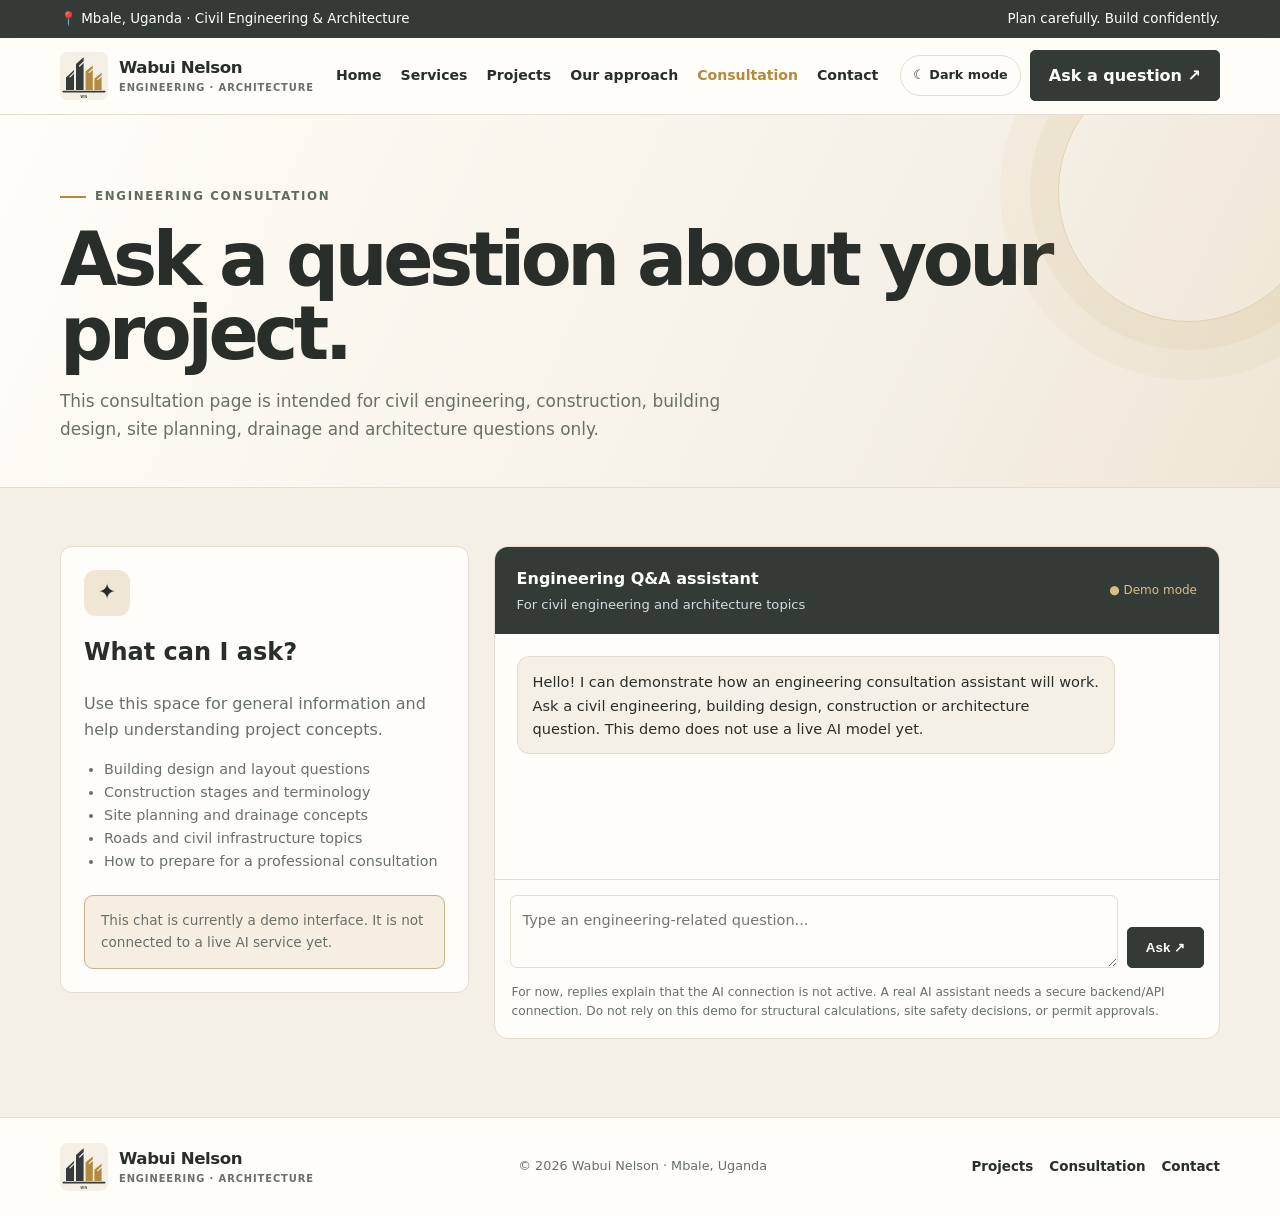
<file: consultation.html>
<!doctype html>
<html lang="en">
<head>
<meta charset="utf-8"><meta name="viewport" content="width=device-width, initial-scale=1">
<meta name="description" content="Wabui Nelson — civil engineering and architecture services in Mbale, Uganda.">
<title>Engineering Consultation | Wabui Nelson</title><link rel="stylesheet" href="styles.css">
</head><body>
<div class="topbar"><div class="container"><span>📍 Mbale, Uganda · Civil Engineering & Architecture</span><span>Plan carefully. Build confidently.</span></div></div>
<header><div class="container nav">
<a class="brand" href="index.html"><img class="brand-mark" src="logo.svg" alt="Wabui Nelson logo"><span>Wabui Nelson<small>Engineering · Architecture</small></span></a>
<nav class="navlinks" id="navlinks">
<a href="index.html" data-page="index.html">Home</a><a href="services.html" data-page="services.html">Services</a><a href="projects.html" data-page="projects.html">Projects</a><a href="approach.html" data-page="approach.html">Our approach</a><a href="consultation.html" data-page="consultation.html">Consultation</a><a href="contact.html" data-page="contact.html">Contact</a>
</nav><div class="nav-actions"><button class="theme-btn" id="themeToggle">☾ Dark mode</button><a class="btn" href="consultation.html">Ask a question ↗</a><button class="menu-btn" id="menuToggle" aria-label="Open menu">☰</button></div>
</div></header>

<main><section class="page-hero"><div class="container"><span class="eyebrow">Engineering consultation</span><h1>Ask a question about your project.</h1><p>This consultation page is intended for civil engineering, construction, building design, site planning, drainage and architecture questions only.</p></div></section>
<section class="content"><div class="container consult-layout"><aside class="side-note"><div class="icon">✦</div><h2>What can I ask?</h2><p style="color:var(--muted)">Use this space for general information and help understanding project concepts.</p><ul><li>Building design and layout questions</li><li>Construction stages and terminology</li><li>Site planning and drainage concepts</li><li>Roads and civil infrastructure topics</li><li>How to prepare for a professional consultation</li></ul><div class="notice">This chat is currently a demo interface. It is not connected to a live AI service yet.</div></aside>
<div class="chat-card"><div class="chat-head"><div><strong>Engineering Q&A assistant</strong><p>For civil engineering and architecture topics</p></div><span class="online">● Demo mode</span></div>
<div class="chat-body" id="chatBody"><div class="bubble bot">Hello! I can demonstrate how an engineering consultation assistant will work. Ask a civil engineering, building design, construction or architecture question. This demo does not use a live AI model yet.</div></div>
<form id="chatForm"><div class="chat-compose"><textarea id="chatInput" aria-label="Your engineering question" placeholder="Type an engineering-related question..." required></textarea><button class="btn" type="submit">Ask ↗</button></div></form><div class="chat-help">For now, replies explain that the AI connection is not active. A real AI assistant needs a secure backend/API connection. Do not rely on this demo for structural calculations, site safety decisions, or permit approvals.</div></div></div></section></main><footer><div class="container footer-inner"><a class="brand" href="index.html"><img class="brand-mark" src="logo.svg" alt="Wabui Nelson logo"><span>Wabui Nelson<small>Engineering · Architecture</small></span></a><p>© <span id="year"></span> Wabui Nelson · Mbale, Uganda</p><div class="footer-links"><a href="projects.html">Projects</a><a href="consultation.html">Consultation</a><a href="contact.html">Contact</a></div></div></footer><script src="script.js"></script></body></html>
</file>
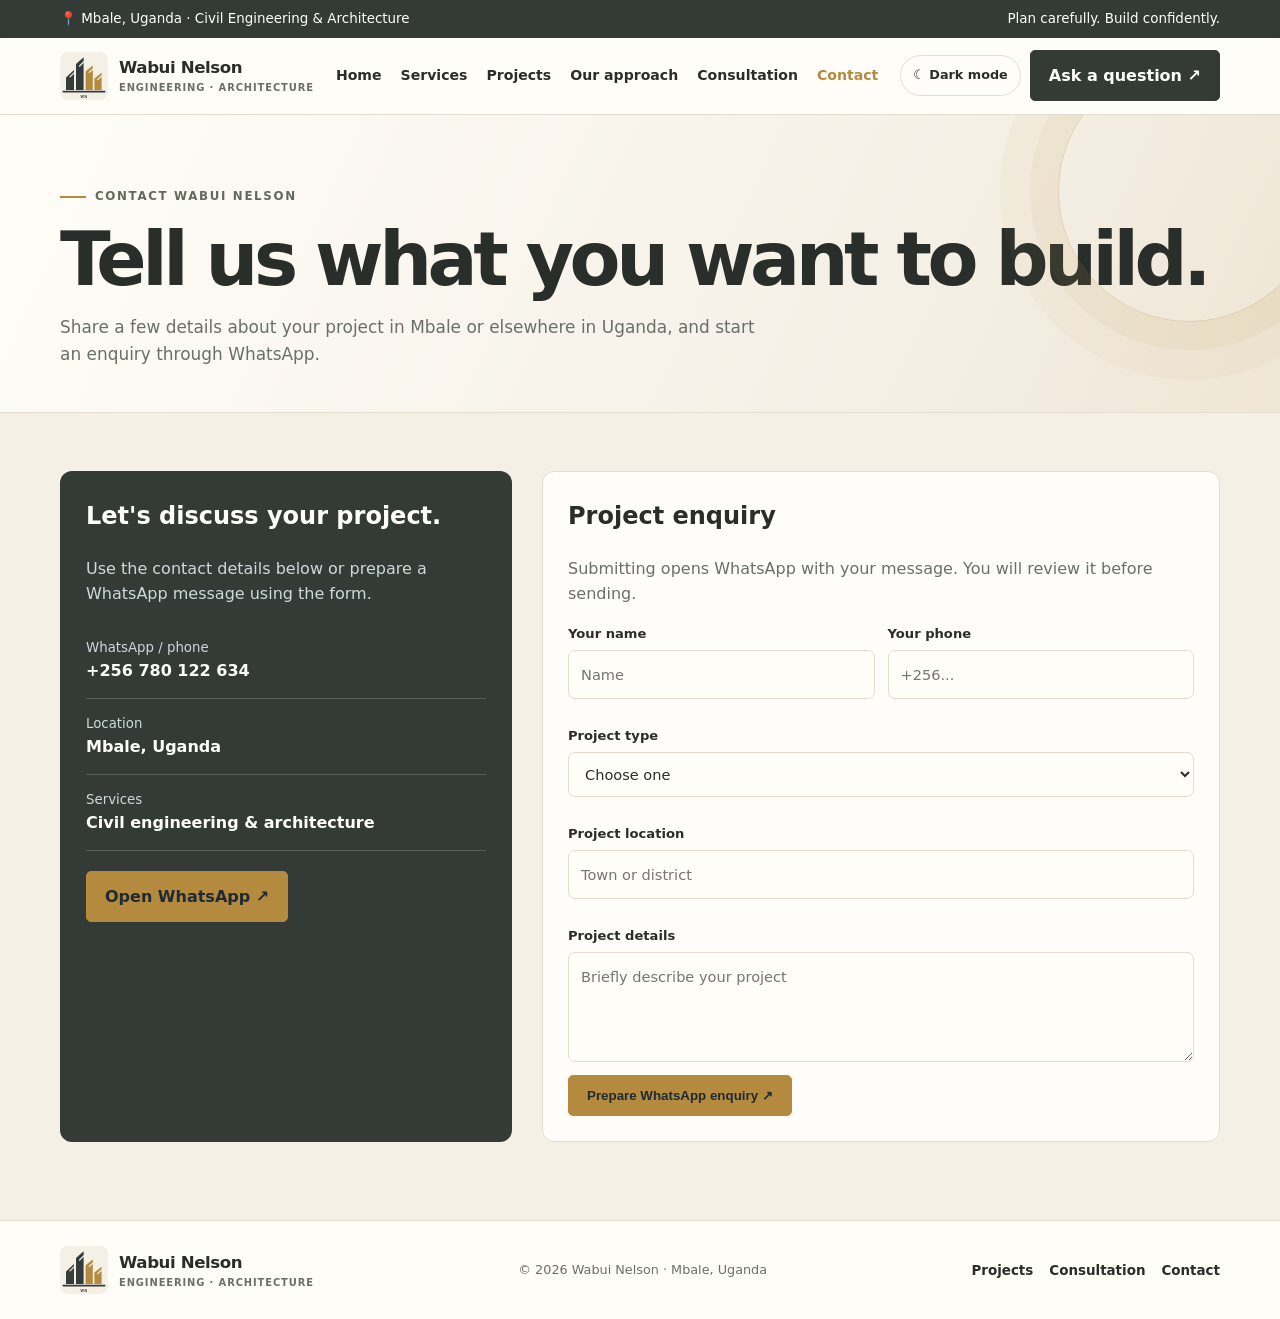
<file: contact.html>
<!doctype html>
<html lang="en">
<head>
<meta charset="utf-8"><meta name="viewport" content="width=device-width, initial-scale=1">
<meta name="description" content="Wabui Nelson — civil engineering and architecture services in Mbale, Uganda.">
<title>Contact & Quotations | Wabui Nelson</title><link rel="stylesheet" href="styles.css">
</head><body>
<div class="topbar"><div class="container"><span>📍 Mbale, Uganda · Civil Engineering & Architecture</span><span>Plan carefully. Build confidently.</span></div></div>
<header><div class="container nav">
<a class="brand" href="index.html"><img class="brand-mark" src="logo.svg" alt="Wabui Nelson logo"><span>Wabui Nelson<small>Engineering · Architecture</small></span></a>
<nav class="navlinks" id="navlinks">
<a href="index.html" data-page="index.html">Home</a><a href="services.html" data-page="services.html">Services</a><a href="projects.html" data-page="projects.html">Projects</a><a href="approach.html" data-page="approach.html">Our approach</a><a href="consultation.html" data-page="consultation.html">Consultation</a><a href="contact.html" data-page="contact.html">Contact</a>
</nav><div class="nav-actions"><button class="theme-btn" id="themeToggle">☾ Dark mode</button><a class="btn" href="consultation.html">Ask a question ↗</a><button class="menu-btn" id="menuToggle" aria-label="Open menu">☰</button></div>
</div></header>

<main><section class="page-hero"><div class="container"><span class="eyebrow">Contact Wabui Nelson</span><h1>Tell us what you want to build.</h1><p>Share a few details about your project in Mbale or elsewhere in Uganda, and start an enquiry through WhatsApp.</p></div></section>
<section class="content"><div class="container contact-grid"><div class="contact-panel"><h2>Let's discuss your project.</h2><p>Use the contact details below or prepare a WhatsApp message using the form.</p><div class="contact-line"><small>WhatsApp / phone</small><strong>+256 780 122 634</strong></div><div class="contact-line"><small>Location</small><strong>Mbale, Uganda</strong></div><div class="contact-line"><small>Services</small><strong>Civil engineering & architecture</strong></div><p style="margin-top:20px"><a class="btn gold" href="https://wa.me/256780122634" target="_blank" rel="noopener">Open WhatsApp ↗</a></p></div>
<div class="form-card"><h2>Project enquiry</h2><p style="color:var(--muted)">Submitting opens WhatsApp with your message. You will review it before sending.</p><form id="quoteForm"><div class="form-grid"><div class="field"><label for="name">Your name</label><input id="name" required placeholder="Name"></div><div class="field"><label for="phone">Your phone</label><input id="phone" required placeholder="+256..."></div><div class="field full"><label for="type">Project type</label><select id="type" required><option value="">Choose one</option><option>House design</option><option>Commercial building</option><option>Civil works / infrastructure</option><option>Renovation or extension</option><option>Site planning / groundworks</option><option>Consultation</option><option>Other</option></select></div><div class="field full"><label for="location">Project location</label><input id="location" placeholder="Town or district"></div><div class="field full"><label for="details">Project details</label><textarea id="details" required placeholder="Briefly describe your project"></textarea></div></div><button class="btn gold" type="submit">Prepare WhatsApp enquiry ↗</button></form></div></div></section></main><footer><div class="container footer-inner"><a class="brand" href="index.html"><img class="brand-mark" src="logo.svg" alt="Wabui Nelson logo"><span>Wabui Nelson<small>Engineering · Architecture</small></span></a><p>© <span id="year"></span> Wabui Nelson · Mbale, Uganda</p><div class="footer-links"><a href="projects.html">Projects</a><a href="consultation.html">Consultation</a><a href="contact.html">Contact</a></div></div></footer><script src="script.js"></script></body></html>
</file>
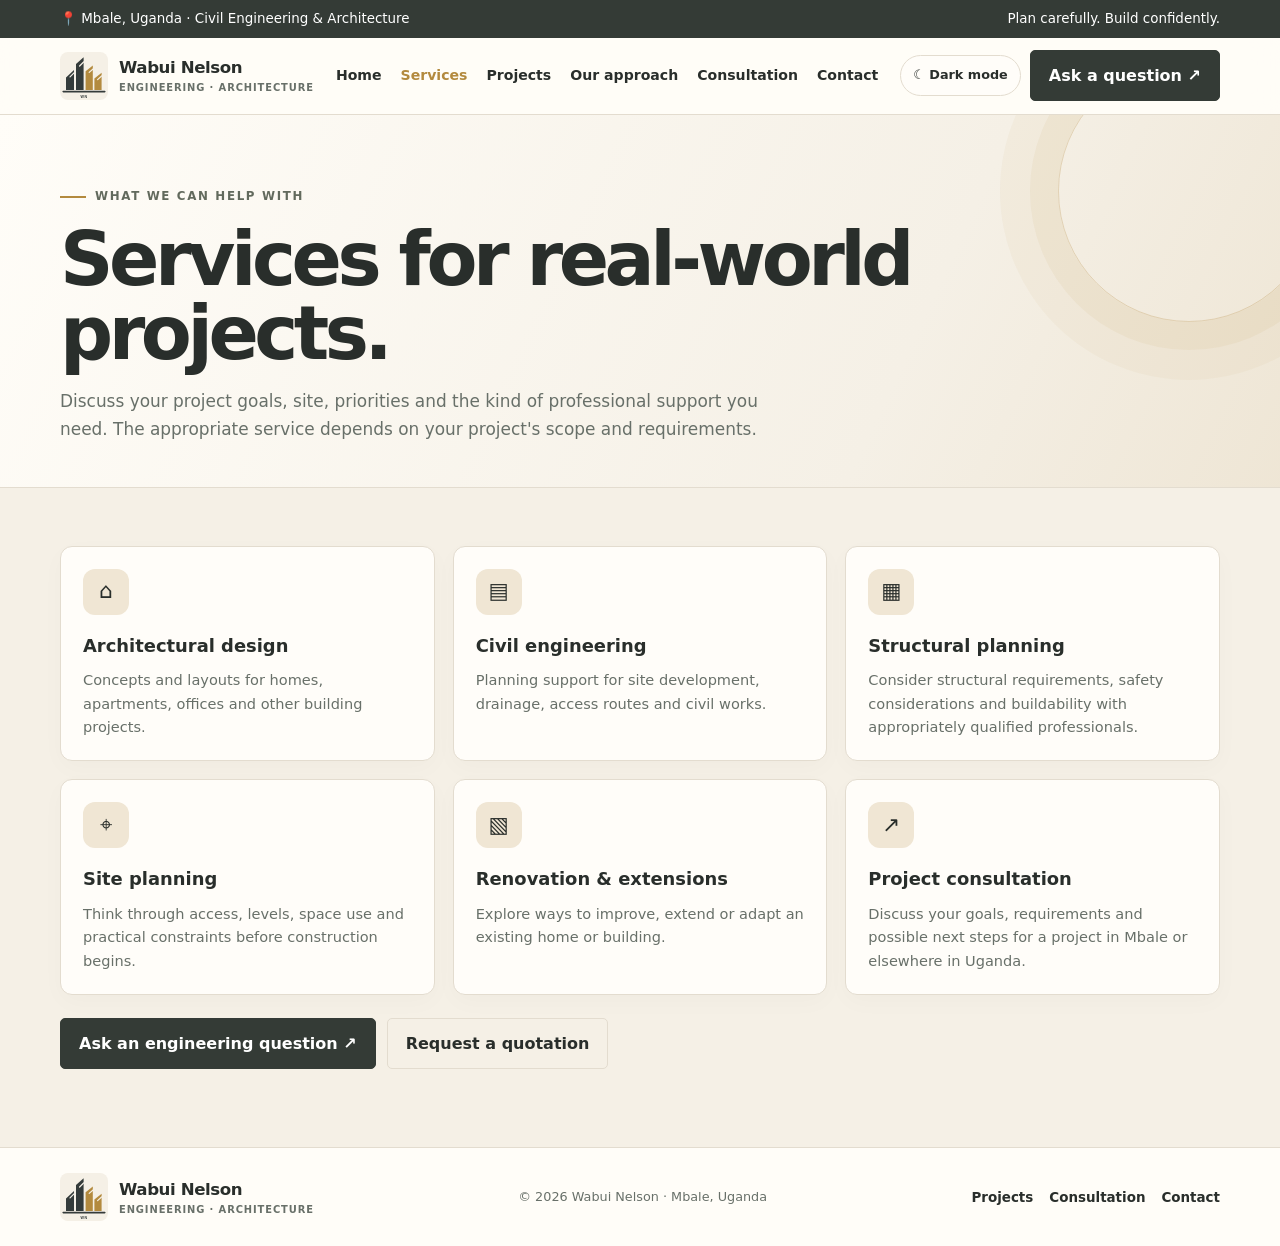
<file: services.html>
<!doctype html>
<html lang="en">
<head>
<meta charset="utf-8"><meta name="viewport" content="width=device-width, initial-scale=1">
<meta name="description" content="Wabui Nelson — civil engineering and architecture services in Mbale, Uganda.">
<title>Services | Wabui Nelson</title><link rel="stylesheet" href="styles.css">
</head><body>
<div class="topbar"><div class="container"><span>📍 Mbale, Uganda · Civil Engineering & Architecture</span><span>Plan carefully. Build confidently.</span></div></div>
<header><div class="container nav">
<a class="brand" href="index.html"><img class="brand-mark" src="logo.svg" alt="Wabui Nelson logo"><span>Wabui Nelson<small>Engineering · Architecture</small></span></a>
<nav class="navlinks" id="navlinks">
<a href="index.html" data-page="index.html">Home</a><a href="services.html" data-page="services.html">Services</a><a href="projects.html" data-page="projects.html">Projects</a><a href="approach.html" data-page="approach.html">Our approach</a><a href="consultation.html" data-page="consultation.html">Consultation</a><a href="contact.html" data-page="contact.html">Contact</a>
</nav><div class="nav-actions"><button class="theme-btn" id="themeToggle">☾ Dark mode</button><a class="btn" href="consultation.html">Ask a question ↗</a><button class="menu-btn" id="menuToggle" aria-label="Open menu">☰</button></div>
</div></header>

<main><section class="page-hero"><div class="container"><span class="eyebrow">What we can help with</span><h1>Services for real-world projects.</h1><p>Discuss your project goals, site, priorities and the kind of professional support you need. The appropriate service depends on your project's scope and requirements.</p></div></section>
<section class="content"><div class="container"><div class="grid-3">
<article class="card"><div class="card-body"><div class="icon">⌂</div><h3>Architectural design</h3><p>Concepts and layouts for homes, apartments, offices and other building projects.</p></div></article>
<article class="card"><div class="card-body"><div class="icon">▤</div><h3>Civil engineering</h3><p>Planning support for site development, drainage, access routes and civil works.</p></div></article>
<article class="card"><div class="card-body"><div class="icon">▦</div><h3>Structural planning</h3><p>Consider structural requirements, safety considerations and buildability with appropriately qualified professionals.</p></div></article>
<article class="card"><div class="card-body"><div class="icon">⌖</div><h3>Site planning</h3><p>Think through access, levels, space use and practical constraints before construction begins.</p></div></article>
<article class="card"><div class="card-body"><div class="icon">▧</div><h3>Renovation & extensions</h3><p>Explore ways to improve, extend or adapt an existing home or building.</p></div></article>
<article class="card"><div class="card-body"><div class="icon">↗</div><h3>Project consultation</h3><p>Discuss your goals, requirements and possible next steps for a project in Mbale or elsewhere in Uganda.</p></div></article>
</div><div class="actions"><a class="btn" href="consultation.html">Ask an engineering question ↗</a><a class="btn secondary" href="contact.html">Request a quotation</a></div></div></section></main><footer><div class="container footer-inner"><a class="brand" href="index.html"><img class="brand-mark" src="logo.svg" alt="Wabui Nelson logo"><span>Wabui Nelson<small>Engineering · Architecture</small></span></a><p>© <span id="year"></span> Wabui Nelson · Mbale, Uganda</p><div class="footer-links"><a href="projects.html">Projects</a><a href="consultation.html">Consultation</a><a href="contact.html">Contact</a></div></div></footer><script src="script.js"></script></body></html>
</file>
<file: styles.css>
:root{--cream:#f5f0e6;--paper:#fffdf8;--ink:#292e2b;--muted:#687069;--navy:#343b36;--navy2:#626a5d;--gold:#b38a3e;--line:#e3dccf;--card:#fffdf9;--shadow:0 18px 50px rgba(32,42,50,.09)}
[data-theme="dark"]{--cream:#121a20;--paper:#18242c;--ink:#f4f0e7;--muted:#b8c1c5;--navy:#e5e1d7;--navy2:#c4c8b7;--gold:#d7b36e;--line:#34434b;--card:#1b2931;--shadow:0 18px 50px rgba(0,0,0,.22)}
*{box-sizing:border-box}html{scroll-behavior:smooth}body{margin:0;background:var(--cream);color:var(--ink);font-family:Inter,ui-sans-serif,system-ui,-apple-system,BlinkMacSystemFont,"Segoe UI",sans-serif;line-height:1.6;transition:background .25s,color .25s}a{color:inherit;text-decoration:none}img{display:block;width:100%;height:100%;object-fit:cover}.container{width:min(1160px,calc(100% - 40px));margin:auto}
.topbar{background:#343b36;color:#fff;font-size:.84rem}.topbar .container{display:flex;justify-content:space-between;gap:12px;padding:8px 0;flex-wrap:wrap}
header{position:sticky;top:0;z-index:20;background:color-mix(in srgb,var(--paper) 94%,transparent);backdrop-filter:blur(14px);border-bottom:1px solid var(--line)}.nav{min-height:76px;display:flex;align-items:center;justify-content:space-between;gap:18px}.brand{display:flex;align-items:center;gap:11px;font-weight:850;letter-spacing:-.03em;font-size:1.04rem}.brand-mark{width:48px;height:48px;object-fit:contain;flex:0 0 48px;border-radius:0;background:transparent;display:block}.brand small{display:block;color:var(--muted);font-weight:650;letter-spacing:.08em;text-transform:uppercase;font-size:.62rem;margin-top:-2px}.navlinks{display:flex;align-items:center;gap:19px;font-size:.88rem;font-weight:700}.navlinks a:hover,.navlinks a.active{color:var(--gold)}.nav-actions{display:flex;align-items:center;gap:9px}.theme-btn,.menu-btn{border:1px solid var(--line);background:var(--card);color:var(--ink);border-radius:999px;padding:9px 12px;cursor:pointer;font:inherit;font-size:.8rem;font-weight:750}.menu-btn{display:none}
.btn{display:inline-flex;align-items:center;justify-content:center;gap:8px;background:#343b36;color:#fff;padding:12px 18px;border-radius:7px;font-weight:750;border:1px solid #343b36;cursor:pointer}.btn:hover{opacity:.9;transform:translateY(-1px)}.btn.secondary{background:transparent;color:var(--ink);border-color:var(--line)}.btn.gold{background:var(--gold);border-color:var(--gold);color:#202a32}
.page-hero{padding:65px 0 44px;background:linear-gradient(135deg,var(--paper),var(--cream));border-bottom:1px solid var(--line)}.eyebrow{display:inline-flex;align-items:center;gap:9px;color:var(--navy2);text-transform:uppercase;letter-spacing:.14em;font-size:.74rem;font-weight:850}.eyebrow:before{content:"";width:26px;height:2px;background:var(--gold)}h1,h2,h3,p{margin-top:0}h1{font-size:clamp(2.6rem,5.8vw,4.7rem);line-height:1;letter-spacing:-.06em;margin:17px 0}.page-hero p{max-width:720px;color:var(--muted);font-size:1.06rem;margin-bottom:0}.content{padding:58px 0 78px}.section-head{margin-bottom:28px}.section-head h2{font-size:clamp(1.8rem,3.7vw,2.8rem);letter-spacing:-.05em;line-height:1.08;margin:12px 0}.section-head p{color:var(--muted);max-width:680px}.grid-3{display:grid;grid-template-columns:repeat(3,1fr);gap:18px}.card{background:var(--card);border:1px solid var(--line);border-radius:12px;overflow:hidden;box-shadow:0 7px 24px rgba(20,30,35,.025)}.card-body{padding:22px}.card h3{font-size:1.12rem;margin-bottom:8px}.card p{color:var(--muted);font-size:.91rem;margin-bottom:0}.icon{width:46px;height:46px;border-radius:12px;background:color-mix(in srgb,var(--gold) 20%,var(--card));display:grid;place-items:center;font-size:1.35rem;margin-bottom:17px}.hero-grid{display:grid;grid-template-columns:1.02fr .98fr;gap:42px;align-items:center}.hero-image{height:440px;border-radius:14px;overflow:hidden;box-shadow:var(--shadow);position:relative}.hero-image:after{content:"";position:absolute;inset:45% 0 0;background:linear-gradient(transparent,rgba(0,0,0,.6))}.hero-image-label{position:absolute;bottom:22px;left:23px;z-index:2;color:white;font-weight:800;font-size:1.35rem;max-width:300px}.actions{display:flex;gap:11px;flex-wrap:wrap;margin-top:23px}.feature-strip{background:#343b36;color:white;padding:22px 0}.feature-strip .container{display:grid;grid-template-columns:repeat(4,1fr);gap:18px}.feature{border-right:1px solid #ffffff35;padding:5px 12px}.feature:last-child{border:0}.feature strong{display:block}.feature span{font-size:.8rem;color:#d2dce0}.project-grid{display:grid;grid-template-columns:repeat(3,1fr);gap:19px}.project-img{height:225px;position:relative}.project-img img{transition:transform .35s}.card:hover .project-img img{transform:scale(1.035)}.tag{position:absolute;top:13px;left:13px;border-radius:999px;padding:5px 10px;background:var(--paper);font-size:.69rem;font-weight:850;text-transform:uppercase;letter-spacing:.06em}.meta{border-top:1px solid var(--line);padding-top:12px;margin-top:13px;color:var(--muted);font-size:.78rem}.notice{background:color-mix(in srgb,var(--gold) 13%,var(--card));border:1px solid color-mix(in srgb,var(--gold) 50%,var(--line));border-radius:9px;padding:14px 16px;color:var(--muted);font-size:.85rem;margin-top:22px}
.split{display:grid;grid-template-columns:1fr 1fr;gap:36px;align-items:center}.split img{height:390px;border-radius:12px}.steps{display:grid;gap:18px}.step{display:grid;grid-template-columns:42px 1fr;gap:14px}.num{width:39px;height:39px;border:1px solid var(--gold);color:var(--gold);border-radius:50%;display:grid;place-items:center;font-weight:850}.step p{color:var(--muted);margin:0;font-size:.9rem}
.contact-grid{display:grid;grid-template-columns:.8fr 1.2fr;gap:30px}.contact-panel{background:#343b36;color:white;border-radius:12px;padding:26px}.contact-panel p,.contact-panel small{color:#ced9de}.contact-line{padding:14px 0;border-bottom:1px solid #ffffff2c}.contact-line:last-child{border:0}.contact-line small{display:block}.form-card{background:var(--card);border:1px solid var(--line);border-radius:12px;padding:25px}.form-grid{display:grid;grid-template-columns:1fr 1fr;gap:13px}.field{display:grid;gap:6px;margin-bottom:13px}.field.full{grid-column:1/-1}label{font-size:.82rem;font-weight:750}input,select,textarea{width:100%;border:1px solid var(--line);border-radius:7px;padding:12px;background:var(--paper);color:var(--ink);font:inherit;font-size:.91rem}textarea{min-height:110px;resize:vertical}
.consult-layout{display:grid;grid-template-columns:.72fr 1.28fr;gap:25px;align-items:start}.side-note{background:var(--card);border:1px solid var(--line);border-radius:12px;padding:23px}.side-note ul{padding-left:20px;color:var(--muted);font-size:.9rem}.chat-card{background:var(--card);border:1px solid var(--line);border-radius:14px;overflow:hidden}.chat-head{background:#343b36;color:white;padding:19px 22px;display:flex;justify-content:space-between;gap:15px;align-items:center}.chat-head p{margin:3px 0 0;color:#d2dce0;font-size:.82rem}.online{font-size:.75rem;color:#d5bd85}.chat-body{padding:22px;min-height:245px;max-height:440px;overflow-y:auto;display:flex;flex-direction:column;gap:13px}.bubble{padding:13px 15px;border-radius:12px;max-width:88%;font-size:.91rem;white-space:pre-wrap}.bubble.bot{align-self:flex-start;background:var(--cream);border:1px solid var(--line)}.bubble.user{align-self:flex-end;background:#626a5d;color:white}.chat-compose{border-top:1px solid var(--line);padding:15px;display:flex;gap:9px;align-items:end}.chat-compose textarea{min-height:48px;max-height:120px;margin:0}.chat-compose button{white-space:nowrap}.chat-help{padding:0 17px 16px;color:var(--muted);font-size:.76rem}
footer{background:var(--paper);border-top:1px solid var(--line);padding:25px 0}.footer-inner{display:flex;justify-content:space-between;align-items:center;gap:15px;flex-wrap:wrap}.footer-inner p{margin:0;color:var(--muted);font-size:.8rem}.footer-links{display:flex;gap:16px;font-size:.84rem;font-weight:700}
@media(max-width:930px){.navlinks{gap:11px}.navlinks a{font-size:.8rem}.nav-actions>.btn{display:none}.grid-3,.project-grid{grid-template-columns:repeat(2,1fr)}.hero-grid{gap:25px}.hero-image{height:390px}}
@media(max-width:700px){.container{width:calc(100% - 30px)}.topbar .container{font-size:.75rem}.nav{min-height:68px}.menu-btn{display:block}.navlinks{display:none;position:absolute;left:15px;right:15px;top:67px;background:var(--paper);border:1px solid var(--line);border-radius:12px;padding:15px;box-shadow:var(--shadow);flex-direction:column;align-items:stretch}.navlinks.open{display:flex}.navlinks a{padding:7px;font-size:.94rem}.page-hero{padding:46px 0 35px}.hero-grid,.split,.contact-grid,.consult-layout{grid-template-columns:1fr}.hero-image{height:330px}.feature-strip .container{grid-template-columns:repeat(2,1fr)}.feature:nth-child(2){border:0}.content{padding:45px 0 58px}.grid-3,.project-grid{grid-template-columns:1fr}.project-img{height:240px}.split img{height:300px}.form-grid{grid-template-columns:1fr}.field.full{grid-column:auto}.chat-compose{align-items:stretch;flex-direction:column}.chat-compose button{width:100%}.bubble{max-width:95%}}

/* Refined professional finish: warm stone, charcoal, olive and architectural gold. */
.page-hero{background-image:linear-gradient(115deg,var(--paper) 0%,var(--cream) 70%,color-mix(in srgb,var(--gold) 10%,var(--cream)) 100%);position:relative;overflow:hidden}
.page-hero:after{content:"";position:absolute;right:-40px;top:-55px;width:260px;height:260px;border:1px solid color-mix(in srgb,var(--gold) 28%,transparent);border-radius:50%;box-shadow:0 0 0 28px color-mix(in srgb,var(--gold) 7%,transparent),0 0 0 58px color-mix(in srgb,var(--gold) 5%,transparent);pointer-events:none}
.hero-grid{padding-top:12px;padding-bottom:12px}.hero-image{border-radius:4px;border:1px solid var(--line)}.hero-image:after{background:linear-gradient(transparent,rgba(24,28,25,.66))}
.brand{letter-spacing:-.025em}.brand small{letter-spacing:.09em}.btn{border-radius:5px;transition:transform .2s,opacity .2s}.btn.gold{background:var(--gold);border-color:var(--gold)}
.profile-section{padding:64px 0;background:var(--paper);border-top:1px solid var(--line);border-bottom:1px solid var(--line)}.profile-grid{display:grid;grid-template-columns:minmax(250px,.8fr) 1.2fr;gap:42px;align-items:center}.profile-photo{height:410px;border-radius:8px;overflow:hidden;border:1px solid var(--line);background:var(--cream);box-shadow:var(--shadow)}.profile-photo img{object-fit:cover}.profile-copy h2{font-size:clamp(2rem,4vw,3rem);line-height:1.05;letter-spacing:-.05em;margin:12px 0}.profile-copy p{color:var(--muted)}.profile-points{display:grid;grid-template-columns:1fr 1fr;gap:12px;margin:20px 0}.profile-point{padding:13px 15px;border:1px solid var(--line);border-radius:6px;background:var(--card);font-size:.9rem}.profile-point strong{display:block;color:var(--ink)}.professional-note{border-left:3px solid var(--gold);padding:12px 16px;background:color-mix(in srgb,var(--gold) 9%,var(--card));color:var(--muted);font-size:.86rem;margin-top:18px}
@media(max-width:700px){.profile-grid{grid-template-columns:1fr;gap:24px}.profile-photo{height:330px}.profile-points{grid-template-columns:1fr 1fr}}
</file>
